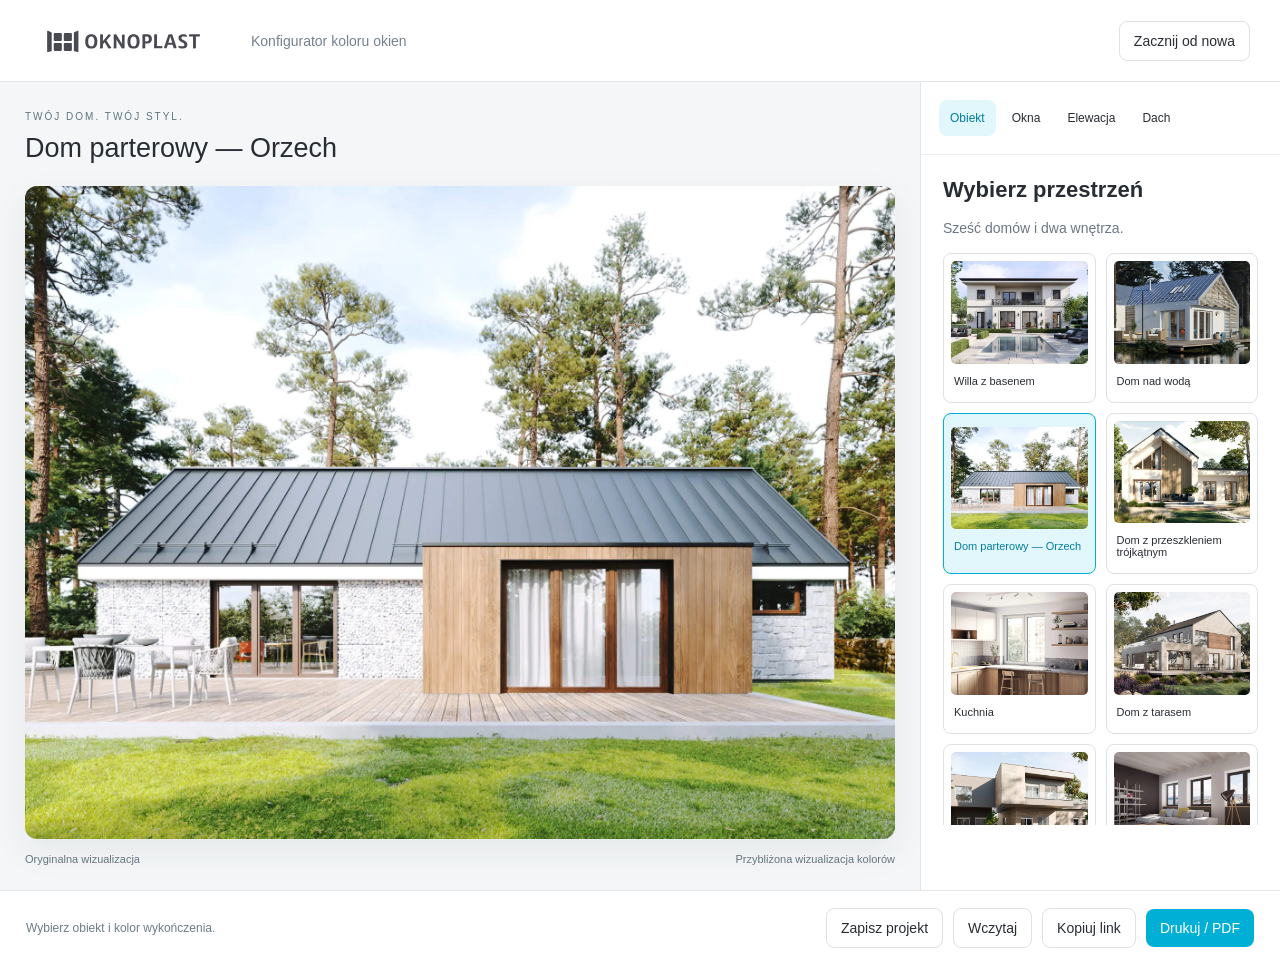
<file: index.html>
<!doctype html><html lang="pl"><meta charset="utf-8"><meta name="viewport" content="width=device-width,initial-scale=1"><title>OKNOPLAST — Konfigurator</title><link rel="stylesheet" href="style.css?v=material-2"><body>
<header><img class="brand" src="assets/oknoplast-logo.svg" alt="OKNOPLAST" width="185" height="50"><span>Konfigurator koloru okien</span><button id="reset">Zacznij od nowa</button></header>
<main><section class="scene"><div class="scene-label"><small>TWÓJ DOM. TWÓJ STYL.</small><h1 id="sceneTitle"></h1></div><div id="picture"><img id="house" alt="Wybrany obiekt"><svg id="overlay" viewBox="0 0 1824 1368" aria-label="Obszary konfiguracji"></svg></div><div class="caption"><span id="summary"></span><span>Przybliżona wizualizacja kolorów</span></div></section>
<aside><nav aria-label="Kategorie"><button data-tab="scenes">Obiekt</button><button data-tab="windows">Okna</button><button data-tab="facade">Elewacja</button><button data-tab="roof">Dach</button></nav><div id="panel"></div></aside></main>
<footer><span id="status" role="status">Wybierz obiekt i kolor wykończenia.</span><button id="save">Zapisz projekt</button><label class="button">Wczytaj<input id="load" type="file" accept="application/json" hidden></label><button id="share">Kopiuj link</button><button class="primary" id="print">Drukuj / PDF</button></footer>
<script src="data.js"></script><script src="textures.js?v=3"></script><script src="app.js?v=veneer-20261103"></script></body></html>
</file>
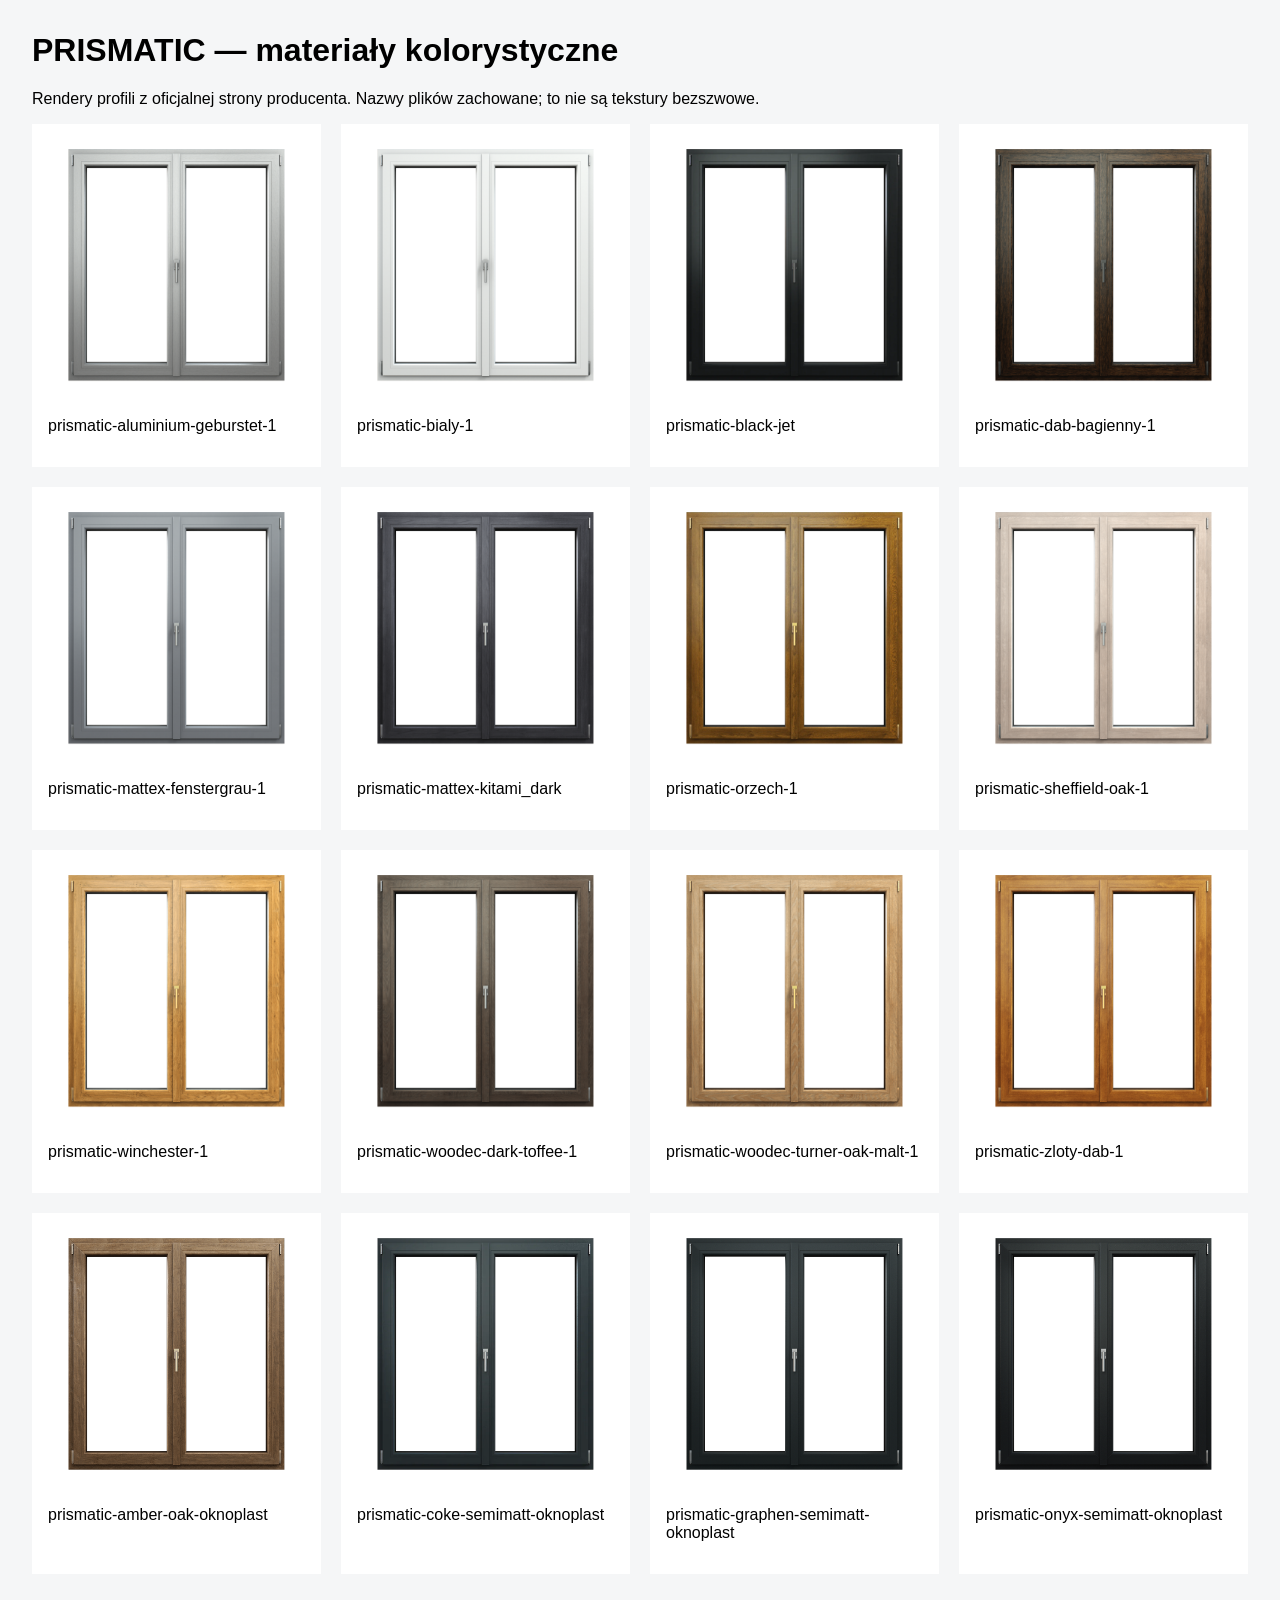
<file: assets/kolory-prismatic/podglad.html>
<!doctype html><html lang='pl'><meta charset='utf-8'><title>Kolory PRISMATIC</title><style>body{font:16px Arial;margin:32px;background:#f5f6f7}main{display:grid;grid-template-columns:repeat(auto-fit,minmax(240px,1fr));gap:20px}article{background:white;padding:16px}img{width:100%}p{overflow-wrap:anywhere}</style><h1>PRISMATIC — materiały kolorystyczne</h1><p>Rendery profili z oficjalnej strony producenta. Nazwy plików zachowane; to nie są tekstury bezszwowe.</p><main><article><img src='prismatic-aluminium-geburstet-1.png'><p>prismatic-aluminium-geburstet-1</p></article><article><img src='prismatic-bialy-1.png'><p>prismatic-bialy-1</p></article><article><img src='prismatic-black-jet.webp'><p>prismatic-black-jet</p></article><article><img src='prismatic-dab-bagienny-1.png'><p>prismatic-dab-bagienny-1</p></article><article><img src='prismatic-mattex-fenstergrau-1.png'><p>prismatic-mattex-fenstergrau-1</p></article><article><img src='prismatic-mattex-kitami_dark.png'><p>prismatic-mattex-kitami_dark</p></article><article><img src='prismatic-orzech-1.webp'><p>prismatic-orzech-1</p></article><article><img src='prismatic-sheffield-oak-1.png'><p>prismatic-sheffield-oak-1</p></article><article><img src='prismatic-winchester-1.png'><p>prismatic-winchester-1</p></article><article><img src='prismatic-woodec-dark-toffee-1.png'><p>prismatic-woodec-dark-toffee-1</p></article><article><img src='prismatic-woodec-turner-oak-malt-1.png'><p>prismatic-woodec-turner-oak-malt-1</p></article><article><img src='prismatic-zloty-dab-1.png'><p>prismatic-zloty-dab-1</p></article><article><img src='prismatic-amber-oak-oknoplast.png'><p>prismatic-amber-oak-oknoplast</p></article><article><img src='prismatic-coke-semimatt-oknoplast.webp'><p>prismatic-coke-semimatt-oknoplast</p></article><article><img src='prismatic-graphen-semimatt-oknoplast.png'><p>prismatic-graphen-semimatt-oknoplast</p></article><article><img src='prismatic-onyx-semimatt-oknoplast.png'><p>prismatic-onyx-semimatt-oknoplast</p></article></main></html>
</file>
<file: style.css>
*{box-sizing:border-box}body{margin:0;color:#282d33;background:#f4f6f7;font:14px Arial,sans-serif}button,.button{font:inherit;cursor:pointer;border:1px solid #dce2e6;border-radius:8px;background:white;color:inherit;padding:11px 14px}button:hover,.button:hover{border-color:#00afd6}button:focus-visible{outline:3px solid #00afd6;outline-offset:2px}header{height:82px;padding:0 30px;display:flex;align-items:center;gap:36px;background:white;border-bottom:1px solid #e4e7ea}.brand{font-size:25px;letter-spacing:1px}header>span{color:#76818c}header button{margin-left:auto}main{display:grid;grid-template-columns:minmax(0,1fr) 360px;min-height:calc(100vh - 157px)}.scene{padding:25px;display:flex;flex-direction:column;justify-content:center}.scene-label small{letter-spacing:2px;color:#5d7680;font-size:10px}h1{font-size:27px;margin:10px 0 22px;font-weight:500}#picture{position:relative;overflow:hidden;border-radius:12px;background:#e4e9ed;box-shadow:0 12px 35px #253c4a12}#house{display:block;width:100%}#overlay{position:absolute;inset:0;width:100%;height:100%}.caption{display:flex;justify-content:space-between;gap:16px;font-size:11px;color:#687782;margin-top:14px}aside{background:white;border-left:1px solid #e4e7ea}nav{display:flex;flex-wrap:wrap;gap:5px;padding:18px;border-bottom:1px solid #eee}nav button{border:0;font-size:12px;padding:11px}.selected{background:#e2f7fc!important;border-color:#00afd6!important;color:#007e9d!important}#panel{padding:22px;max-height:calc(100vh - 230px);overflow:auto}h2{font-size:22px;margin:0 0 9px}p{color:#6d7781;line-height:1.6}.grid{display:grid;grid-template-columns:1fr 1fr;gap:10px}.card{text-align:left;padding:7px;overflow:hidden}.card img{width:100%;aspect-ratio:4/3;object-fit:cover;border-radius:5px}.card span{display:block;font-size:11px;margin:8px 3px}.colors img{object-fit:contain;background:#fafafa}.swatches{display:flex;flex-wrap:wrap;gap:10px}.swatch{width:44px;height:44px;border:3px solid white;box-shadow:0 0 0 1px #d9dfe3}select{width:100%;padding:12px;margin:10px 0 18px;border:1px solid #ddd;background:white;border-radius:8px}footer{min-height:75px;display:flex;align-items:center;gap:10px;padding:15px 26px;background:white;border-top:1px solid #e4e7ea}footer>span{margin-right:auto;color:#6c7d87;font-size:12px}.primary{background:#00afd6;color:white;border:0}.notice{background:#f4f6f8;padding:12px;font-size:12px;border-radius:8px}#overlay path{cursor:pointer} @media(max-width:900px){main{grid-template-columns:1fr}.scene{padding:16px}aside{border:0}#panel{max-height:470px}header{padding:15px;height:auto;gap:15px;flex-wrap:wrap}header>span{display:none}footer{flex-wrap:wrap}footer>span{width:100%}.grid{grid-template-columns:repeat(auto-fit,minmax(130px,1fr))}}@media print{header button,aside,footer{display:none}main{display:block}.scene{padding:0}.caption{font-size:12px}#picture{box-shadow:none}body{background:white}header{padding:15px 0}.scene-label{margin-top:20px}}
button:disabled{opacity:.45;cursor:not-allowed}
header .brand{width:185px;height:50px;object-fit:contain;flex-shrink:0}
</file>
